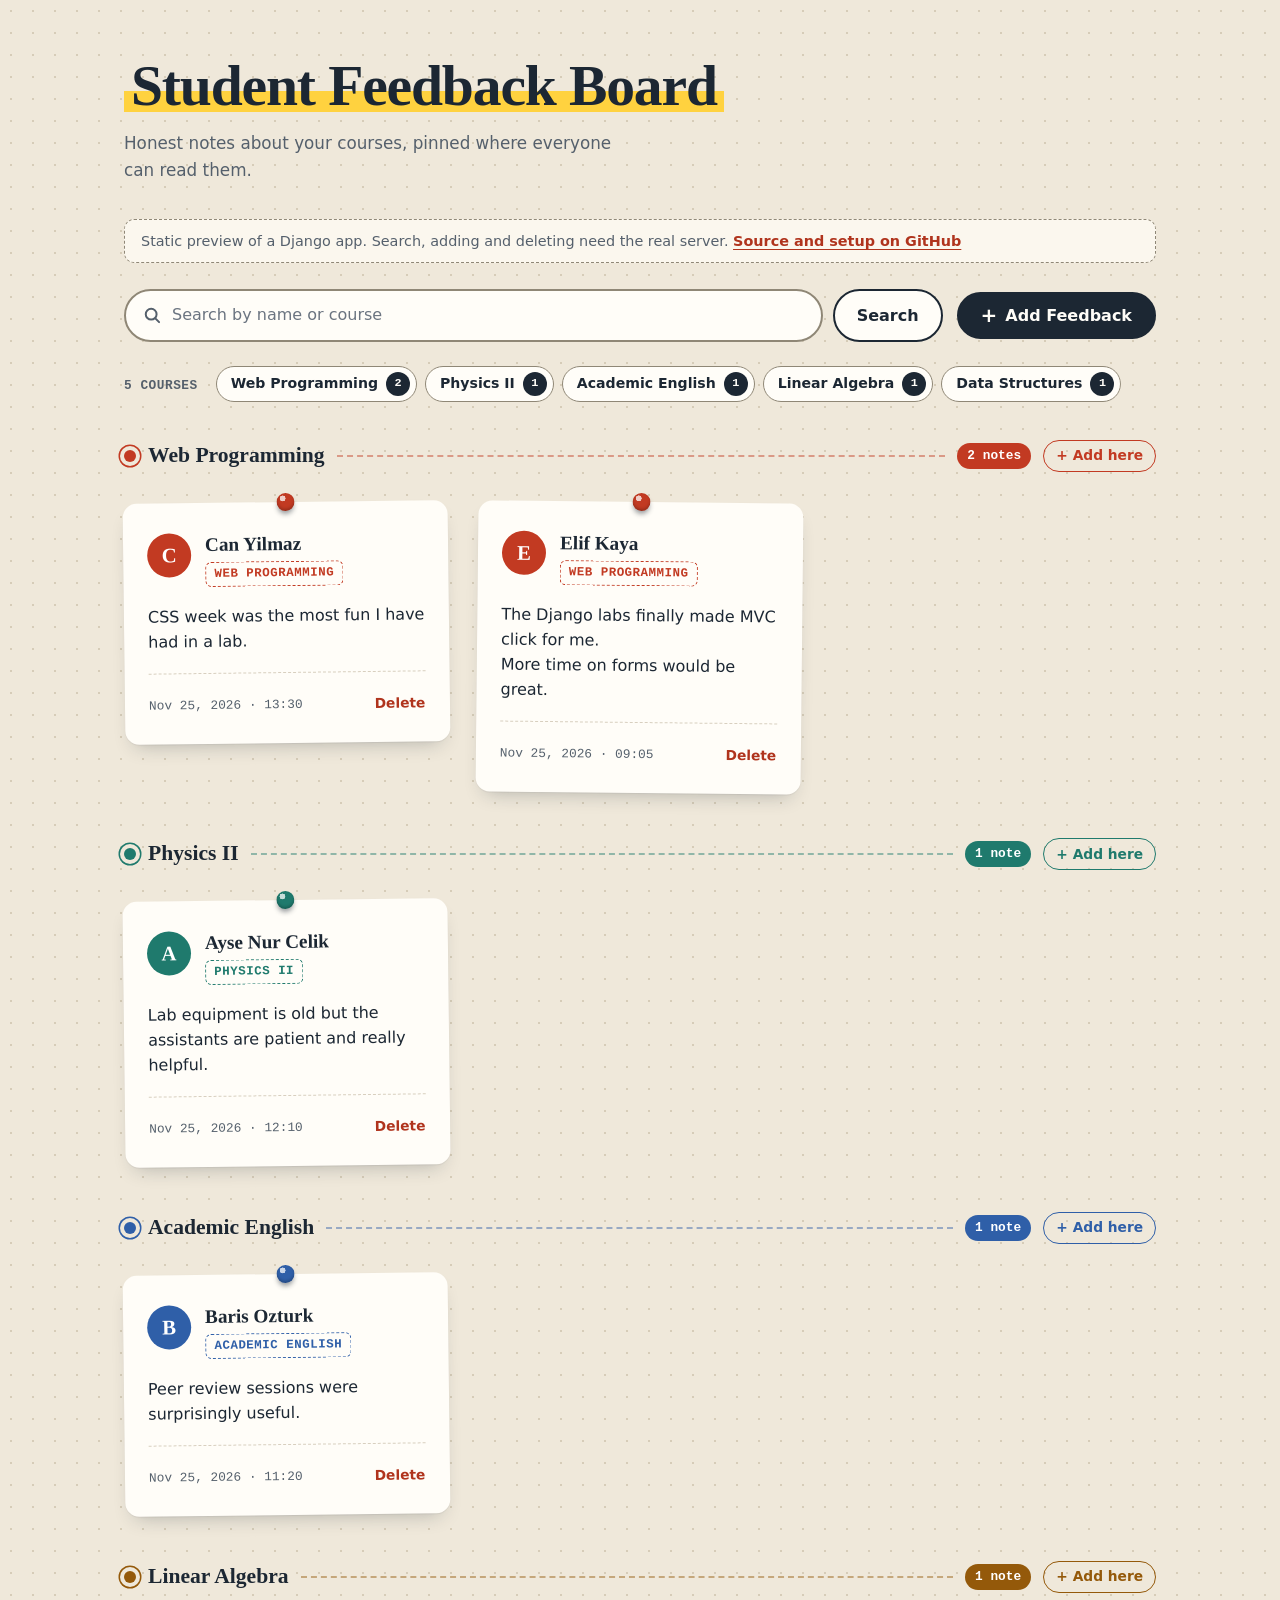
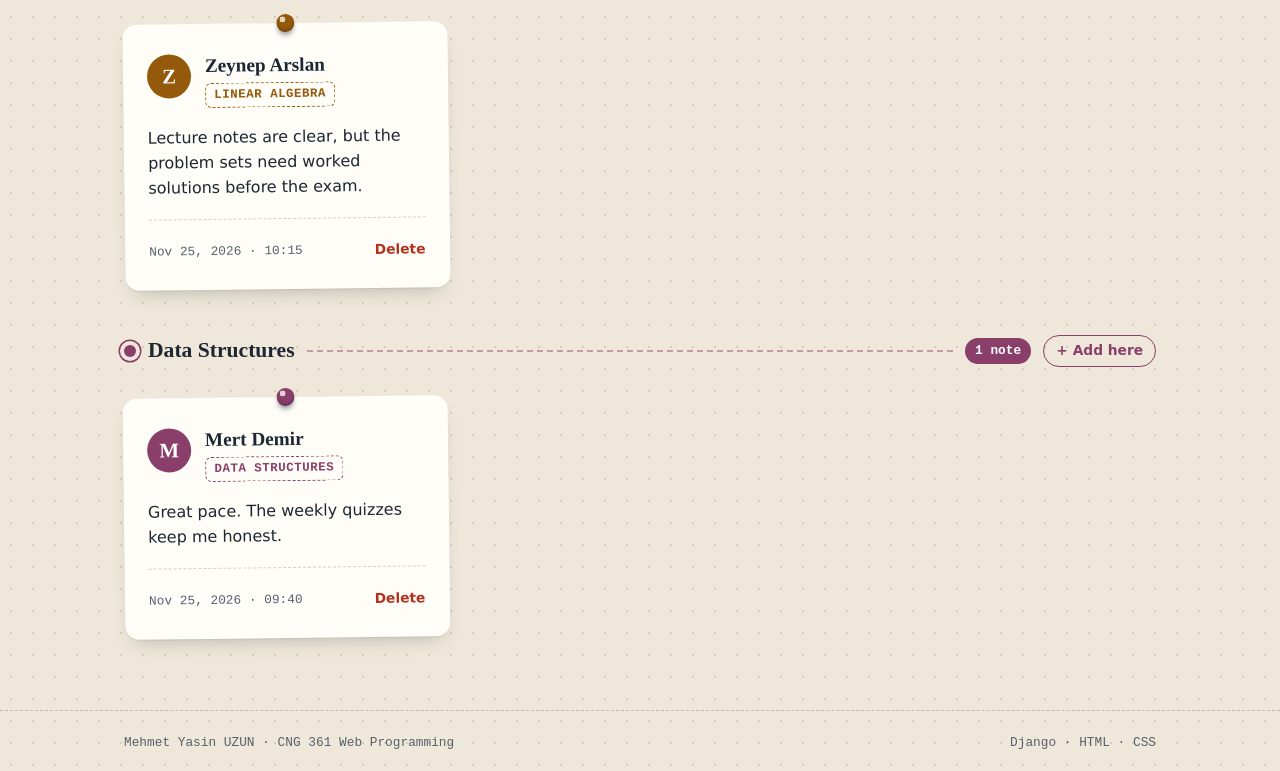
<file: docs/index.html>
<!DOCTYPE html>
<html lang="en">
<head>
    <meta charset="utf-8">
    <meta name="viewport" content="width=device-width, initial-scale=1">
    <meta name="author" content="Mehmet Yasin UZUN">
    <title>Student Feedback Board</title>
    <link rel="icon" type="image/svg+xml" href="img/favicon.svg">
    <link rel="stylesheet" href="css/style.css">
    <link rel="stylesheet" href="css/demo.css">
</head>
<body>
    <a class="skip-link" href="#content">Skip to content</a>

    <header class="site-header">
        <div class="container">
            <a class="brand" href="index.html">
                <h1><span class="mark">Student Feedback Board</span></h1>
            </a>
            <p class="tagline">Honest notes about your courses, pinned where everyone can read them.</p>
        </div>
    </header>

    

    <div class="container" id="demo-note"><p class="demo-note">Static preview of a Django app. Search, adding and deleting need the real server. <a href="https://github.com/mehmetyasinuzun/student-feedback-board">Source and setup on GitHub</a></p></div>

    <main class="container" id="content">
        
<section class="toolbar" aria-label="Board tools">
    <form class="search" method="get" action="search.html" role="search">
        <label class="visually-hidden" for="q">Search by name or course</label>
        <input type="search" id="q" name="q" value="" placeholder="Search by name or course" maxlength="100">
        <button type="submit" class="btn btn-ghost">Search</button>
    </form>
    <a class="btn btn-primary btn-add" href="add.html">Add Feedback</a>
</section>





<nav class="course-index" aria-label="Jump to a course">
    <span class="index-label">5 courses</span>
    <ul class="index-list">
        
        <li><a href="#course-1">Web Programming<span class="index-count">2</span></a></li>
        
        <li><a href="#course-2">Physics II<span class="index-count">1</span></a></li>
        
        <li><a href="#course-3">Academic English<span class="index-count">1</span></a></li>
        
        <li><a href="#course-4">Linear Algebra<span class="index-count">1</span></a></li>
        
        <li><a href="#course-5">Data Structures<span class="index-count">1</span></a></li>
        
    </ul>
</nav>


<div class="board">
    
    <section class="course-group tone-red" id="course-1">
        <header class="group-head">
            <h2 class="group-title">Web Programming</h2>
            <span class="group-count">2 notes</span>
            <a class="group-add" href="add-web-programming.html" aria-label="Add feedback for Web Programming">Add here</a>
        </header>
        <div class="group-cards">
            
            <article class="card">
                <header class="card-head">
                    <span class="avatar" aria-hidden="true">C</span>
                    <div class="card-who">
                        <h3 class="card-name">Can Yilmaz</h3>
                        <span class="card-course">Web Programming</span>
                    </div>
                </header>
                <p class="card-message">CSS week was the most fun I have had in a lab.</p>
                <footer class="card-foot">
                    <time datetime="2026-11-25T13:30:00+03:00">Nov 25, 2026 · 13:30</time>
                    <a class="delete-link" href="#demo-note">Delete</a>
                </footer>
            </article>
            
            <article class="card">
                <header class="card-head">
                    <span class="avatar" aria-hidden="true">E</span>
                    <div class="card-who">
                        <h3 class="card-name">Elif Kaya</h3>
                        <span class="card-course">Web Programming</span>
                    </div>
                </header>
                <p class="card-message">The Django labs finally made MVC click for me.<br>More time on forms would be great.</p>
                <footer class="card-foot">
                    <time datetime="2026-11-25T09:05:00+03:00">Nov 25, 2026 · 09:05</time>
                    <a class="delete-link" href="#demo-note">Delete</a>
                </footer>
            </article>
            
        </div>
    </section>
    
    <section class="course-group tone-teal" id="course-2">
        <header class="group-head">
            <h2 class="group-title">Physics II</h2>
            <span class="group-count">1 note</span>
            <a class="group-add" href="add-physics-ii.html" aria-label="Add feedback for Physics II">Add here</a>
        </header>
        <div class="group-cards">
            
            <article class="card">
                <header class="card-head">
                    <span class="avatar" aria-hidden="true">A</span>
                    <div class="card-who">
                        <h3 class="card-name">Ayse Nur Celik</h3>
                        <span class="card-course">Physics II</span>
                    </div>
                </header>
                <p class="card-message">Lab equipment is old but the assistants are patient and really helpful.</p>
                <footer class="card-foot">
                    <time datetime="2026-11-25T12:10:00+03:00">Nov 25, 2026 · 12:10</time>
                    <a class="delete-link" href="#demo-note">Delete</a>
                </footer>
            </article>
            
        </div>
    </section>
    
    <section class="course-group tone-blue" id="course-3">
        <header class="group-head">
            <h2 class="group-title">Academic English</h2>
            <span class="group-count">1 note</span>
            <a class="group-add" href="add-academic-english.html" aria-label="Add feedback for Academic English">Add here</a>
        </header>
        <div class="group-cards">
            
            <article class="card">
                <header class="card-head">
                    <span class="avatar" aria-hidden="true">B</span>
                    <div class="card-who">
                        <h3 class="card-name">Baris Ozturk</h3>
                        <span class="card-course">Academic English</span>
                    </div>
                </header>
                <p class="card-message">Peer review sessions were surprisingly useful.</p>
                <footer class="card-foot">
                    <time datetime="2026-11-25T11:20:00+03:00">Nov 25, 2026 · 11:20</time>
                    <a class="delete-link" href="#demo-note">Delete</a>
                </footer>
            </article>
            
        </div>
    </section>
    
    <section class="course-group tone-amber" id="course-4">
        <header class="group-head">
            <h2 class="group-title">Linear Algebra</h2>
            <span class="group-count">1 note</span>
            <a class="group-add" href="add-linear-algebra.html" aria-label="Add feedback for Linear Algebra">Add here</a>
        </header>
        <div class="group-cards">
            
            <article class="card">
                <header class="card-head">
                    <span class="avatar" aria-hidden="true">Z</span>
                    <div class="card-who">
                        <h3 class="card-name">Zeynep Arslan</h3>
                        <span class="card-course">Linear Algebra</span>
                    </div>
                </header>
                <p class="card-message">Lecture notes are clear, but the problem sets need worked solutions before the exam.</p>
                <footer class="card-foot">
                    <time datetime="2026-11-25T10:15:00+03:00">Nov 25, 2026 · 10:15</time>
                    <a class="delete-link" href="#demo-note">Delete</a>
                </footer>
            </article>
            
        </div>
    </section>
    
    <section class="course-group tone-plum" id="course-5">
        <header class="group-head">
            <h2 class="group-title">Data Structures</h2>
            <span class="group-count">1 note</span>
            <a class="group-add" href="add-data-structures.html" aria-label="Add feedback for Data Structures">Add here</a>
        </header>
        <div class="group-cards">
            
            <article class="card">
                <header class="card-head">
                    <span class="avatar" aria-hidden="true">M</span>
                    <div class="card-who">
                        <h3 class="card-name">Mert Demir</h3>
                        <span class="card-course">Data Structures</span>
                    </div>
                </header>
                <p class="card-message">Great pace. The weekly quizzes keep me honest.</p>
                <footer class="card-foot">
                    <time datetime="2026-11-25T09:40:00+03:00">Nov 25, 2026 · 09:40</time>
                    <a class="delete-link" href="#demo-note">Delete</a>
                </footer>
            </article>
            
        </div>
    </section>
    
</div>


    </main>

    <footer class="site-footer">
        <div class="container">
            <span>Mehmet Yasin UZUN &middot; CNG 361 Web Programming</span>
            <span>Django &middot; HTML &middot; CSS</span>
        </div>
    </footer>
</body>
</html>
</file>
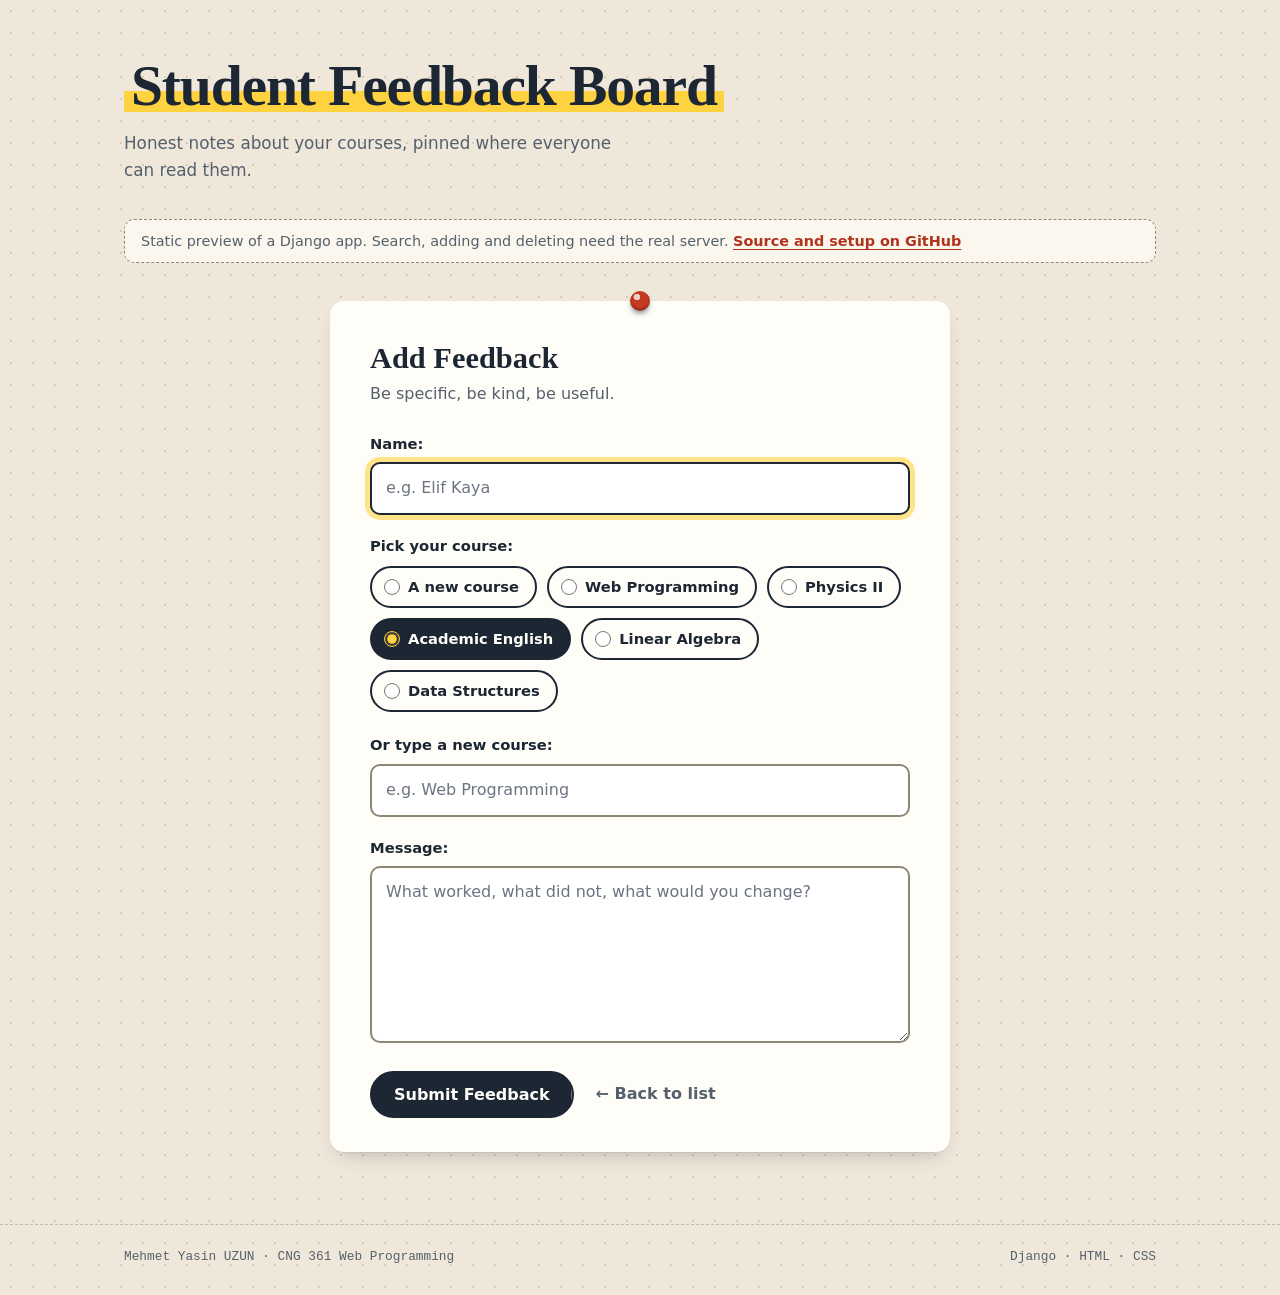
<file: docs/add-academic-english.html>
<!DOCTYPE html>
<html lang="en">
<head>
    <meta charset="utf-8">
    <meta name="viewport" content="width=device-width, initial-scale=1">
    <meta name="author" content="Mehmet Yasin UZUN">
    <title>Add Feedback · Student Feedback Board</title>
    <link rel="icon" type="image/svg+xml" href="img/favicon.svg">
    <link rel="stylesheet" href="css/style.css">
    <link rel="stylesheet" href="css/demo.css">
</head>
<body>
    <a class="skip-link" href="#content">Skip to content</a>

    <header class="site-header">
        <div class="container">
            <a class="brand" href="index.html">
                <h1><span class="mark">Student Feedback Board</span></h1>
            </a>
            <p class="tagline">Honest notes about your courses, pinned where everyone can read them.</p>
        </div>
    </header>

    

    <div class="container" id="demo-note"><p class="demo-note">Static preview of a Django app. Search, adding and deleting need the real server. <a href="https://github.com/mehmetyasinuzun/student-feedback-board">Source and setup on GitHub</a></p></div>

    <main class="container" id="content">
        
<section class="sheet">
    <h2 class="sheet-title">Add Feedback</h2>
    <p class="sheet-lead">Be specific, be kind, be useful.</p>

    <form method="get" action="index.html">
        
        <p>
    <label for="id_name">Name:</label>
    <input type="text" name="name" placeholder="e.g. Elif Kaya" autocomplete="name" autofocus maxlength="100" required id="id_name">
    
    
  </p>

  
  <p>
    <label>Pick your course:</label>
    <div id="id_existing_course"><div>
    <label for="id_existing_course_0"><input type="radio" name="existing_course" value="" id="id_existing_course_0">
 A new course</label>

</div><div>
    <label for="id_existing_course_1"><input type="radio" name="existing_course" value="Web Programming" id="id_existing_course_1">
 Web Programming</label>

</div><div>
    <label for="id_existing_course_2"><input type="radio" name="existing_course" value="Physics II" id="id_existing_course_2">
 Physics II</label>

</div><div>
    <label for="id_existing_course_3"><input type="radio" name="existing_course" value="Academic English" id="id_existing_course_3" checked>
 Academic English</label>

</div><div>
    <label for="id_existing_course_4"><input type="radio" name="existing_course" value="Linear Algebra" id="id_existing_course_4">
 Linear Algebra</label>

</div><div>
    <label for="id_existing_course_5"><input type="radio" name="existing_course" value="Data Structures" id="id_existing_course_5">
 Data Structures</label>

</div>
</div>
    
    
  </p>

  
  <p>
    <label for="id_course">Or type a new course:</label>
    <input type="text" name="course" placeholder="e.g. Web Programming" list="course-options" autocomplete="off" maxlength="100" id="id_course">
    
    
  </p>

  
  <p>
    <label for="id_message">Message:</label>
    <textarea name="message" cols="40" rows="6" placeholder="What worked, what did not, what would you change?" required id="id_message">
</textarea>
    
    
      
    
  </p>
        <datalist id="course-options">
            
            <option value="Academic English"></option>
            
            <option value="Data Structures"></option>
            
            <option value="Linear Algebra"></option>
            
            <option value="Physics II"></option>
            
            <option value="Web Programming"></option>
            
        </datalist>
        <div class="form-actions">
            <button type="submit" class="btn btn-primary">Submit Feedback</button>
            <a class="back-link" href="index.html"><span aria-hidden="true">&larr;</span> Back to list</a>
        </div>
    </form>
</section>

    </main>

    <footer class="site-footer">
        <div class="container">
            <span>Mehmet Yasin UZUN &middot; CNG 361 Web Programming</span>
            <span>Django &middot; HTML &middot; CSS</span>
        </div>
    </footer>
</body>
</html>
</file>
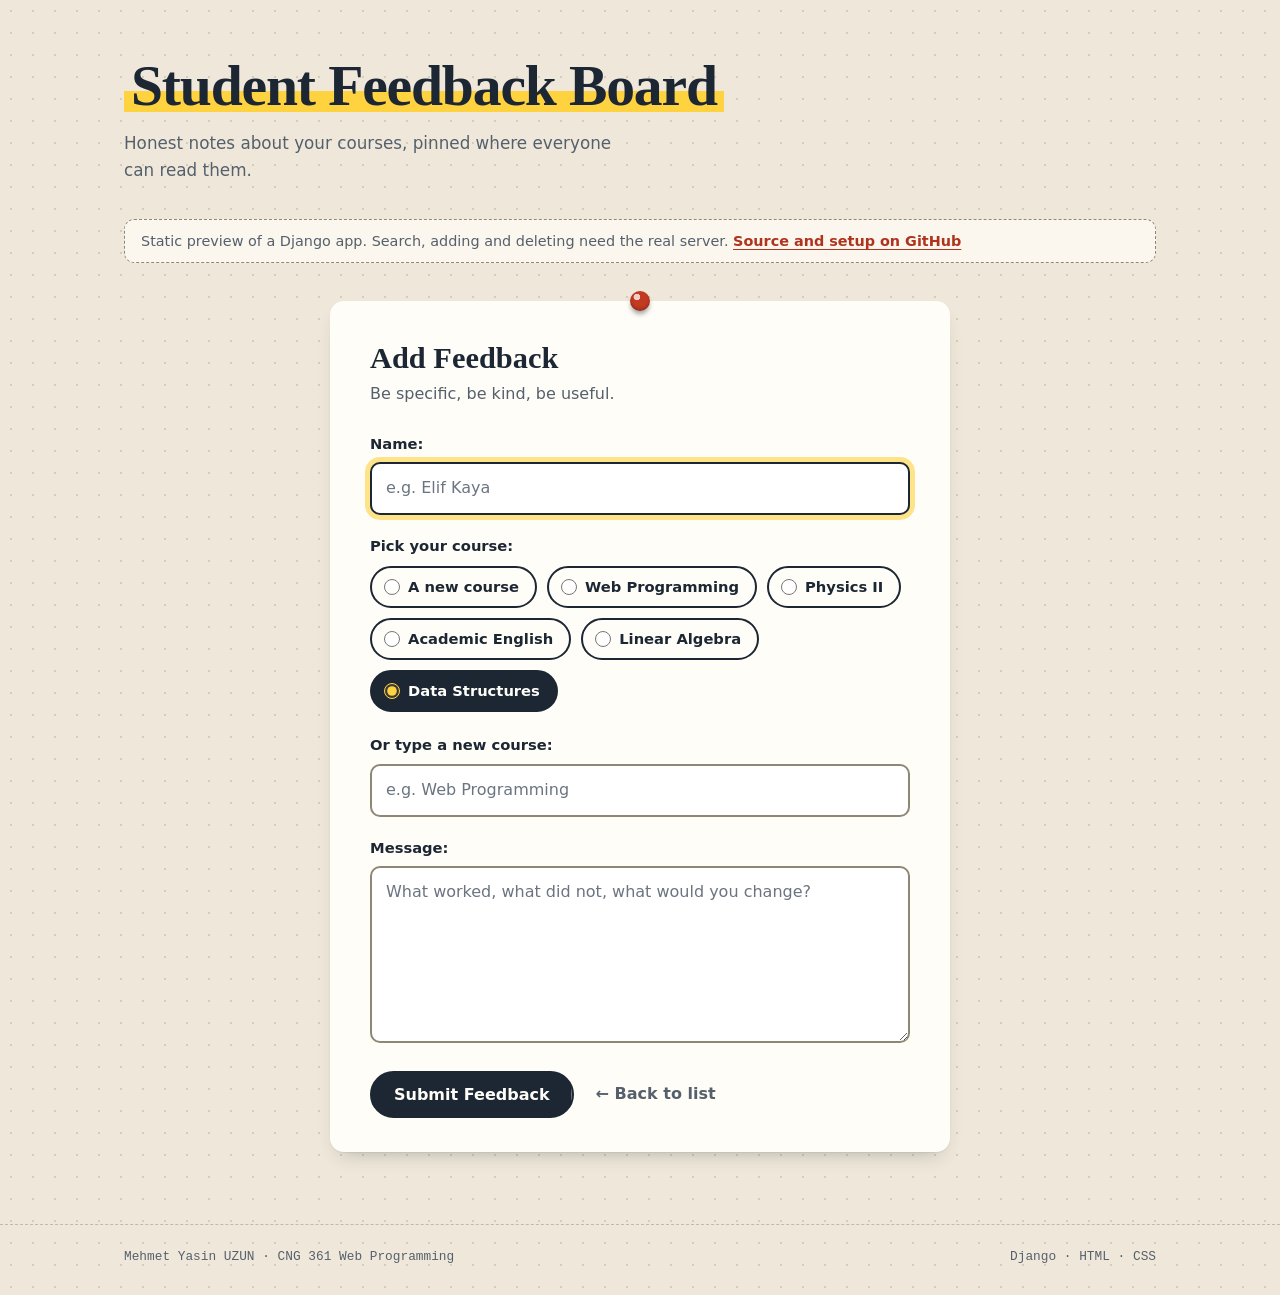
<file: docs/add-data-structures.html>
<!DOCTYPE html>
<html lang="en">
<head>
    <meta charset="utf-8">
    <meta name="viewport" content="width=device-width, initial-scale=1">
    <meta name="author" content="Mehmet Yasin UZUN">
    <title>Add Feedback · Student Feedback Board</title>
    <link rel="icon" type="image/svg+xml" href="img/favicon.svg">
    <link rel="stylesheet" href="css/style.css">
    <link rel="stylesheet" href="css/demo.css">
</head>
<body>
    <a class="skip-link" href="#content">Skip to content</a>

    <header class="site-header">
        <div class="container">
            <a class="brand" href="index.html">
                <h1><span class="mark">Student Feedback Board</span></h1>
            </a>
            <p class="tagline">Honest notes about your courses, pinned where everyone can read them.</p>
        </div>
    </header>

    

    <div class="container" id="demo-note"><p class="demo-note">Static preview of a Django app. Search, adding and deleting need the real server. <a href="https://github.com/mehmetyasinuzun/student-feedback-board">Source and setup on GitHub</a></p></div>

    <main class="container" id="content">
        
<section class="sheet">
    <h2 class="sheet-title">Add Feedback</h2>
    <p class="sheet-lead">Be specific, be kind, be useful.</p>

    <form method="get" action="index.html">
        
        <p>
    <label for="id_name">Name:</label>
    <input type="text" name="name" placeholder="e.g. Elif Kaya" autocomplete="name" autofocus maxlength="100" required id="id_name">
    
    
  </p>

  
  <p>
    <label>Pick your course:</label>
    <div id="id_existing_course"><div>
    <label for="id_existing_course_0"><input type="radio" name="existing_course" value="" id="id_existing_course_0">
 A new course</label>

</div><div>
    <label for="id_existing_course_1"><input type="radio" name="existing_course" value="Web Programming" id="id_existing_course_1">
 Web Programming</label>

</div><div>
    <label for="id_existing_course_2"><input type="radio" name="existing_course" value="Physics II" id="id_existing_course_2">
 Physics II</label>

</div><div>
    <label for="id_existing_course_3"><input type="radio" name="existing_course" value="Academic English" id="id_existing_course_3">
 Academic English</label>

</div><div>
    <label for="id_existing_course_4"><input type="radio" name="existing_course" value="Linear Algebra" id="id_existing_course_4">
 Linear Algebra</label>

</div><div>
    <label for="id_existing_course_5"><input type="radio" name="existing_course" value="Data Structures" id="id_existing_course_5" checked>
 Data Structures</label>

</div>
</div>
    
    
  </p>

  
  <p>
    <label for="id_course">Or type a new course:</label>
    <input type="text" name="course" placeholder="e.g. Web Programming" list="course-options" autocomplete="off" maxlength="100" id="id_course">
    
    
  </p>

  
  <p>
    <label for="id_message">Message:</label>
    <textarea name="message" cols="40" rows="6" placeholder="What worked, what did not, what would you change?" required id="id_message">
</textarea>
    
    
      
    
  </p>
        <datalist id="course-options">
            
            <option value="Academic English"></option>
            
            <option value="Data Structures"></option>
            
            <option value="Linear Algebra"></option>
            
            <option value="Physics II"></option>
            
            <option value="Web Programming"></option>
            
        </datalist>
        <div class="form-actions">
            <button type="submit" class="btn btn-primary">Submit Feedback</button>
            <a class="back-link" href="index.html"><span aria-hidden="true">&larr;</span> Back to list</a>
        </div>
    </form>
</section>

    </main>

    <footer class="site-footer">
        <div class="container">
            <span>Mehmet Yasin UZUN &middot; CNG 361 Web Programming</span>
            <span>Django &middot; HTML &middot; CSS</span>
        </div>
    </footer>
</body>
</html>
</file>
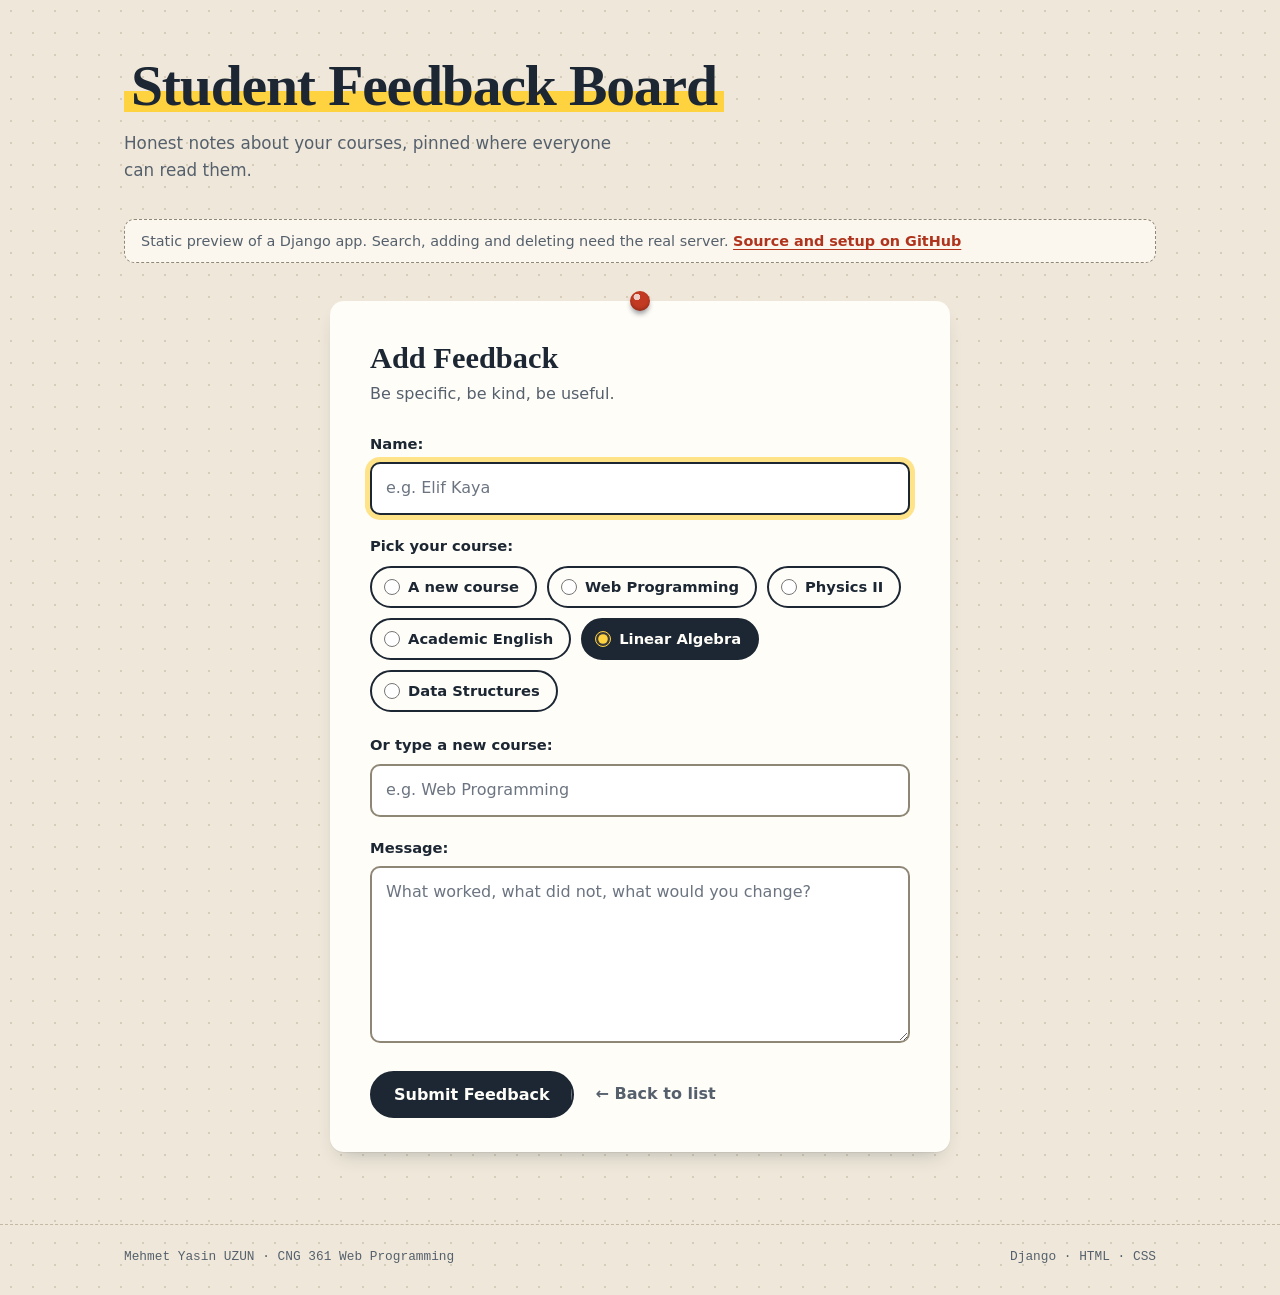
<file: docs/add-linear-algebra.html>
<!DOCTYPE html>
<html lang="en">
<head>
    <meta charset="utf-8">
    <meta name="viewport" content="width=device-width, initial-scale=1">
    <meta name="author" content="Mehmet Yasin UZUN">
    <title>Add Feedback · Student Feedback Board</title>
    <link rel="icon" type="image/svg+xml" href="img/favicon.svg">
    <link rel="stylesheet" href="css/style.css">
    <link rel="stylesheet" href="css/demo.css">
</head>
<body>
    <a class="skip-link" href="#content">Skip to content</a>

    <header class="site-header">
        <div class="container">
            <a class="brand" href="index.html">
                <h1><span class="mark">Student Feedback Board</span></h1>
            </a>
            <p class="tagline">Honest notes about your courses, pinned where everyone can read them.</p>
        </div>
    </header>

    

    <div class="container" id="demo-note"><p class="demo-note">Static preview of a Django app. Search, adding and deleting need the real server. <a href="https://github.com/mehmetyasinuzun/student-feedback-board">Source and setup on GitHub</a></p></div>

    <main class="container" id="content">
        
<section class="sheet">
    <h2 class="sheet-title">Add Feedback</h2>
    <p class="sheet-lead">Be specific, be kind, be useful.</p>

    <form method="get" action="index.html">
        
        <p>
    <label for="id_name">Name:</label>
    <input type="text" name="name" placeholder="e.g. Elif Kaya" autocomplete="name" autofocus maxlength="100" required id="id_name">
    
    
  </p>

  
  <p>
    <label>Pick your course:</label>
    <div id="id_existing_course"><div>
    <label for="id_existing_course_0"><input type="radio" name="existing_course" value="" id="id_existing_course_0">
 A new course</label>

</div><div>
    <label for="id_existing_course_1"><input type="radio" name="existing_course" value="Web Programming" id="id_existing_course_1">
 Web Programming</label>

</div><div>
    <label for="id_existing_course_2"><input type="radio" name="existing_course" value="Physics II" id="id_existing_course_2">
 Physics II</label>

</div><div>
    <label for="id_existing_course_3"><input type="radio" name="existing_course" value="Academic English" id="id_existing_course_3">
 Academic English</label>

</div><div>
    <label for="id_existing_course_4"><input type="radio" name="existing_course" value="Linear Algebra" id="id_existing_course_4" checked>
 Linear Algebra</label>

</div><div>
    <label for="id_existing_course_5"><input type="radio" name="existing_course" value="Data Structures" id="id_existing_course_5">
 Data Structures</label>

</div>
</div>
    
    
  </p>

  
  <p>
    <label for="id_course">Or type a new course:</label>
    <input type="text" name="course" placeholder="e.g. Web Programming" list="course-options" autocomplete="off" maxlength="100" id="id_course">
    
    
  </p>

  
  <p>
    <label for="id_message">Message:</label>
    <textarea name="message" cols="40" rows="6" placeholder="What worked, what did not, what would you change?" required id="id_message">
</textarea>
    
    
      
    
  </p>
        <datalist id="course-options">
            
            <option value="Academic English"></option>
            
            <option value="Data Structures"></option>
            
            <option value="Linear Algebra"></option>
            
            <option value="Physics II"></option>
            
            <option value="Web Programming"></option>
            
        </datalist>
        <div class="form-actions">
            <button type="submit" class="btn btn-primary">Submit Feedback</button>
            <a class="back-link" href="index.html"><span aria-hidden="true">&larr;</span> Back to list</a>
        </div>
    </form>
</section>

    </main>

    <footer class="site-footer">
        <div class="container">
            <span>Mehmet Yasin UZUN &middot; CNG 361 Web Programming</span>
            <span>Django &middot; HTML &middot; CSS</span>
        </div>
    </footer>
</body>
</html>
</file>
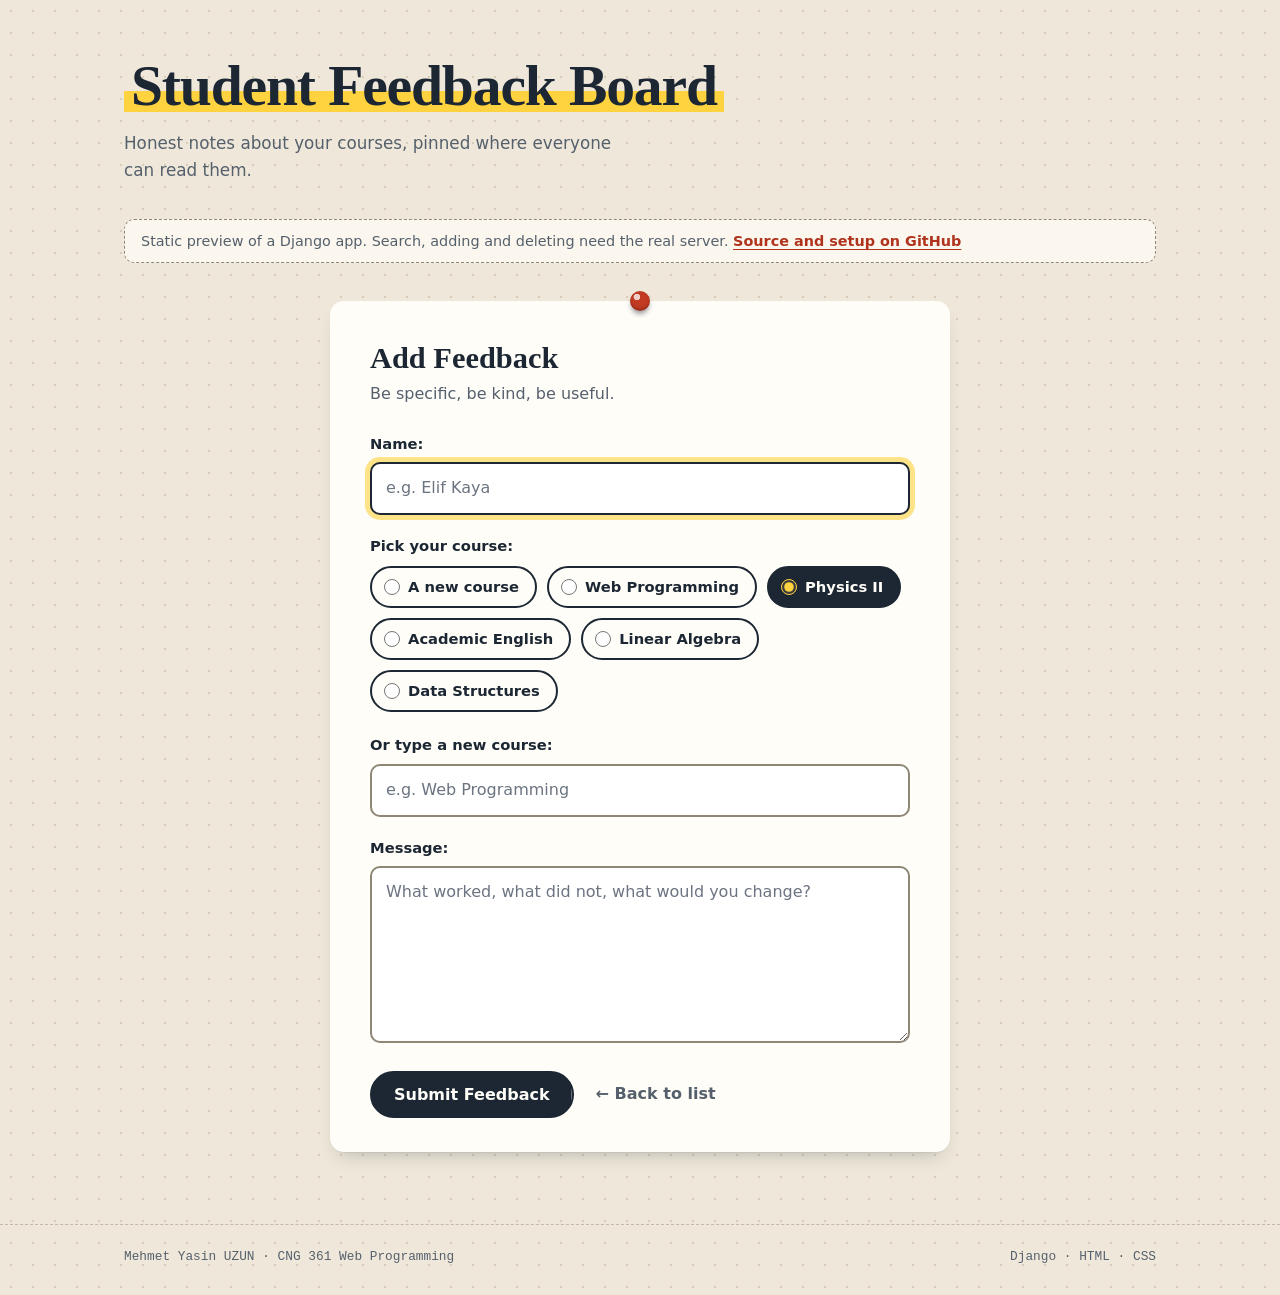
<file: docs/add-physics-ii.html>
<!DOCTYPE html>
<html lang="en">
<head>
    <meta charset="utf-8">
    <meta name="viewport" content="width=device-width, initial-scale=1">
    <meta name="author" content="Mehmet Yasin UZUN">
    <title>Add Feedback · Student Feedback Board</title>
    <link rel="icon" type="image/svg+xml" href="img/favicon.svg">
    <link rel="stylesheet" href="css/style.css">
    <link rel="stylesheet" href="css/demo.css">
</head>
<body>
    <a class="skip-link" href="#content">Skip to content</a>

    <header class="site-header">
        <div class="container">
            <a class="brand" href="index.html">
                <h1><span class="mark">Student Feedback Board</span></h1>
            </a>
            <p class="tagline">Honest notes about your courses, pinned where everyone can read them.</p>
        </div>
    </header>

    

    <div class="container" id="demo-note"><p class="demo-note">Static preview of a Django app. Search, adding and deleting need the real server. <a href="https://github.com/mehmetyasinuzun/student-feedback-board">Source and setup on GitHub</a></p></div>

    <main class="container" id="content">
        
<section class="sheet">
    <h2 class="sheet-title">Add Feedback</h2>
    <p class="sheet-lead">Be specific, be kind, be useful.</p>

    <form method="get" action="index.html">
        
        <p>
    <label for="id_name">Name:</label>
    <input type="text" name="name" placeholder="e.g. Elif Kaya" autocomplete="name" autofocus maxlength="100" required id="id_name">
    
    
  </p>

  
  <p>
    <label>Pick your course:</label>
    <div id="id_existing_course"><div>
    <label for="id_existing_course_0"><input type="radio" name="existing_course" value="" id="id_existing_course_0">
 A new course</label>

</div><div>
    <label for="id_existing_course_1"><input type="radio" name="existing_course" value="Web Programming" id="id_existing_course_1">
 Web Programming</label>

</div><div>
    <label for="id_existing_course_2"><input type="radio" name="existing_course" value="Physics II" id="id_existing_course_2" checked>
 Physics II</label>

</div><div>
    <label for="id_existing_course_3"><input type="radio" name="existing_course" value="Academic English" id="id_existing_course_3">
 Academic English</label>

</div><div>
    <label for="id_existing_course_4"><input type="radio" name="existing_course" value="Linear Algebra" id="id_existing_course_4">
 Linear Algebra</label>

</div><div>
    <label for="id_existing_course_5"><input type="radio" name="existing_course" value="Data Structures" id="id_existing_course_5">
 Data Structures</label>

</div>
</div>
    
    
  </p>

  
  <p>
    <label for="id_course">Or type a new course:</label>
    <input type="text" name="course" placeholder="e.g. Web Programming" list="course-options" autocomplete="off" maxlength="100" id="id_course">
    
    
  </p>

  
  <p>
    <label for="id_message">Message:</label>
    <textarea name="message" cols="40" rows="6" placeholder="What worked, what did not, what would you change?" required id="id_message">
</textarea>
    
    
      
    
  </p>
        <datalist id="course-options">
            
            <option value="Academic English"></option>
            
            <option value="Data Structures"></option>
            
            <option value="Linear Algebra"></option>
            
            <option value="Physics II"></option>
            
            <option value="Web Programming"></option>
            
        </datalist>
        <div class="form-actions">
            <button type="submit" class="btn btn-primary">Submit Feedback</button>
            <a class="back-link" href="index.html"><span aria-hidden="true">&larr;</span> Back to list</a>
        </div>
    </form>
</section>

    </main>

    <footer class="site-footer">
        <div class="container">
            <span>Mehmet Yasin UZUN &middot; CNG 361 Web Programming</span>
            <span>Django &middot; HTML &middot; CSS</span>
        </div>
    </footer>
</body>
</html>
</file>
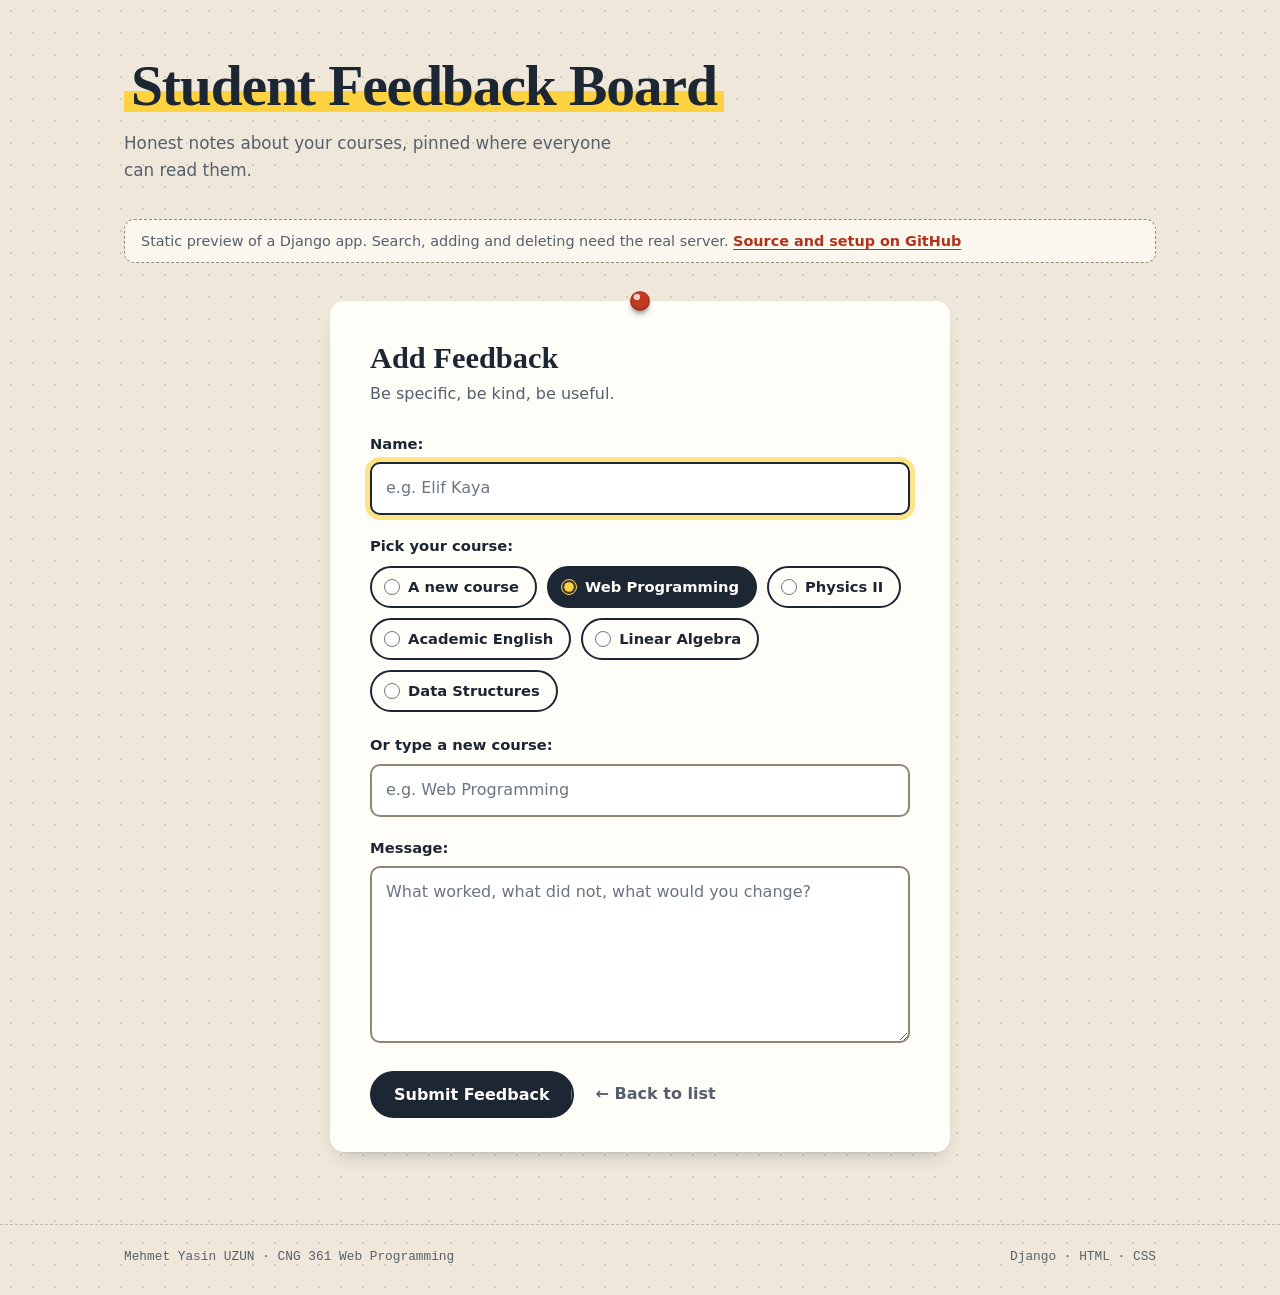
<file: docs/add-web-programming.html>
<!DOCTYPE html>
<html lang="en">
<head>
    <meta charset="utf-8">
    <meta name="viewport" content="width=device-width, initial-scale=1">
    <meta name="author" content="Mehmet Yasin UZUN">
    <title>Add Feedback · Student Feedback Board</title>
    <link rel="icon" type="image/svg+xml" href="img/favicon.svg">
    <link rel="stylesheet" href="css/style.css">
    <link rel="stylesheet" href="css/demo.css">
</head>
<body>
    <a class="skip-link" href="#content">Skip to content</a>

    <header class="site-header">
        <div class="container">
            <a class="brand" href="index.html">
                <h1><span class="mark">Student Feedback Board</span></h1>
            </a>
            <p class="tagline">Honest notes about your courses, pinned where everyone can read them.</p>
        </div>
    </header>

    

    <div class="container" id="demo-note"><p class="demo-note">Static preview of a Django app. Search, adding and deleting need the real server. <a href="https://github.com/mehmetyasinuzun/student-feedback-board">Source and setup on GitHub</a></p></div>

    <main class="container" id="content">
        
<section class="sheet">
    <h2 class="sheet-title">Add Feedback</h2>
    <p class="sheet-lead">Be specific, be kind, be useful.</p>

    <form method="get" action="index.html">
        
        <p>
    <label for="id_name">Name:</label>
    <input type="text" name="name" placeholder="e.g. Elif Kaya" autocomplete="name" autofocus maxlength="100" required id="id_name">
    
    
  </p>

  
  <p>
    <label>Pick your course:</label>
    <div id="id_existing_course"><div>
    <label for="id_existing_course_0"><input type="radio" name="existing_course" value="" id="id_existing_course_0">
 A new course</label>

</div><div>
    <label for="id_existing_course_1"><input type="radio" name="existing_course" value="Web Programming" id="id_existing_course_1" checked>
 Web Programming</label>

</div><div>
    <label for="id_existing_course_2"><input type="radio" name="existing_course" value="Physics II" id="id_existing_course_2">
 Physics II</label>

</div><div>
    <label for="id_existing_course_3"><input type="radio" name="existing_course" value="Academic English" id="id_existing_course_3">
 Academic English</label>

</div><div>
    <label for="id_existing_course_4"><input type="radio" name="existing_course" value="Linear Algebra" id="id_existing_course_4">
 Linear Algebra</label>

</div><div>
    <label for="id_existing_course_5"><input type="radio" name="existing_course" value="Data Structures" id="id_existing_course_5">
 Data Structures</label>

</div>
</div>
    
    
  </p>

  
  <p>
    <label for="id_course">Or type a new course:</label>
    <input type="text" name="course" placeholder="e.g. Web Programming" list="course-options" autocomplete="off" maxlength="100" id="id_course">
    
    
  </p>

  
  <p>
    <label for="id_message">Message:</label>
    <textarea name="message" cols="40" rows="6" placeholder="What worked, what did not, what would you change?" required id="id_message">
</textarea>
    
    
      
    
  </p>
        <datalist id="course-options">
            
            <option value="Academic English"></option>
            
            <option value="Data Structures"></option>
            
            <option value="Linear Algebra"></option>
            
            <option value="Physics II"></option>
            
            <option value="Web Programming"></option>
            
        </datalist>
        <div class="form-actions">
            <button type="submit" class="btn btn-primary">Submit Feedback</button>
            <a class="back-link" href="index.html"><span aria-hidden="true">&larr;</span> Back to list</a>
        </div>
    </form>
</section>

    </main>

    <footer class="site-footer">
        <div class="container">
            <span>Mehmet Yasin UZUN &middot; CNG 361 Web Programming</span>
            <span>Django &middot; HTML &middot; CSS</span>
        </div>
    </footer>
</body>
</html>
</file>
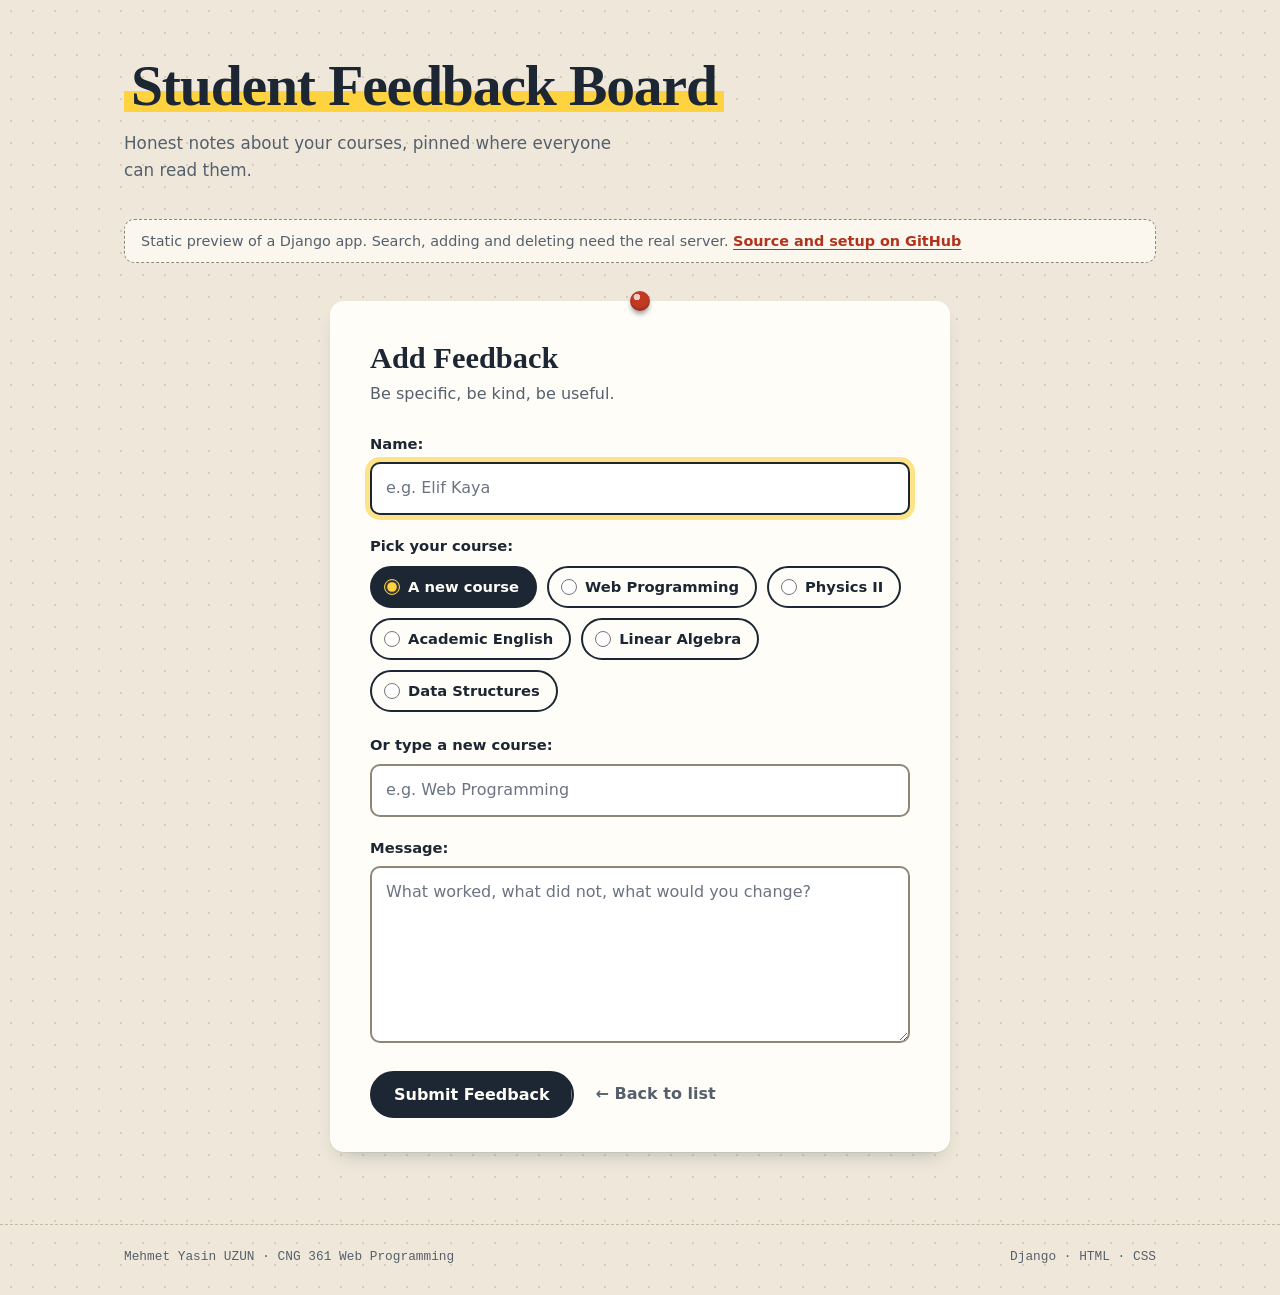
<file: docs/add.html>
<!DOCTYPE html>
<html lang="en">
<head>
    <meta charset="utf-8">
    <meta name="viewport" content="width=device-width, initial-scale=1">
    <meta name="author" content="Mehmet Yasin UZUN">
    <title>Add Feedback · Student Feedback Board</title>
    <link rel="icon" type="image/svg+xml" href="img/favicon.svg">
    <link rel="stylesheet" href="css/style.css">
    <link rel="stylesheet" href="css/demo.css">
</head>
<body>
    <a class="skip-link" href="#content">Skip to content</a>

    <header class="site-header">
        <div class="container">
            <a class="brand" href="index.html">
                <h1><span class="mark">Student Feedback Board</span></h1>
            </a>
            <p class="tagline">Honest notes about your courses, pinned where everyone can read them.</p>
        </div>
    </header>

    

    <div class="container" id="demo-note"><p class="demo-note">Static preview of a Django app. Search, adding and deleting need the real server. <a href="https://github.com/mehmetyasinuzun/student-feedback-board">Source and setup on GitHub</a></p></div>

    <main class="container" id="content">
        
<section class="sheet">
    <h2 class="sheet-title">Add Feedback</h2>
    <p class="sheet-lead">Be specific, be kind, be useful.</p>

    <form method="get" action="index.html">
        
        <p>
    <label for="id_name">Name:</label>
    <input type="text" name="name" placeholder="e.g. Elif Kaya" autocomplete="name" autofocus maxlength="100" required id="id_name">
    
    
  </p>

  
  <p>
    <label>Pick your course:</label>
    <div id="id_existing_course"><div>
    <label for="id_existing_course_0"><input type="radio" name="existing_course" value="" id="id_existing_course_0" checked>
 A new course</label>

</div><div>
    <label for="id_existing_course_1"><input type="radio" name="existing_course" value="Web Programming" id="id_existing_course_1">
 Web Programming</label>

</div><div>
    <label for="id_existing_course_2"><input type="radio" name="existing_course" value="Physics II" id="id_existing_course_2">
 Physics II</label>

</div><div>
    <label for="id_existing_course_3"><input type="radio" name="existing_course" value="Academic English" id="id_existing_course_3">
 Academic English</label>

</div><div>
    <label for="id_existing_course_4"><input type="radio" name="existing_course" value="Linear Algebra" id="id_existing_course_4">
 Linear Algebra</label>

</div><div>
    <label for="id_existing_course_5"><input type="radio" name="existing_course" value="Data Structures" id="id_existing_course_5">
 Data Structures</label>

</div>
</div>
    
    
  </p>

  
  <p>
    <label for="id_course">Or type a new course:</label>
    <input type="text" name="course" placeholder="e.g. Web Programming" list="course-options" autocomplete="off" maxlength="100" id="id_course">
    
    
  </p>

  
  <p>
    <label for="id_message">Message:</label>
    <textarea name="message" cols="40" rows="6" placeholder="What worked, what did not, what would you change?" required id="id_message">
</textarea>
    
    
      
    
  </p>
        <datalist id="course-options">
            
            <option value="Academic English"></option>
            
            <option value="Data Structures"></option>
            
            <option value="Linear Algebra"></option>
            
            <option value="Physics II"></option>
            
            <option value="Web Programming"></option>
            
        </datalist>
        <div class="form-actions">
            <button type="submit" class="btn btn-primary">Submit Feedback</button>
            <a class="back-link" href="index.html"><span aria-hidden="true">&larr;</span> Back to list</a>
        </div>
    </form>
</section>

    </main>

    <footer class="site-footer">
        <div class="container">
            <span>Mehmet Yasin UZUN &middot; CNG 361 Web Programming</span>
            <span>Django &middot; HTML &middot; CSS</span>
        </div>
    </footer>
</body>
</html>
</file>
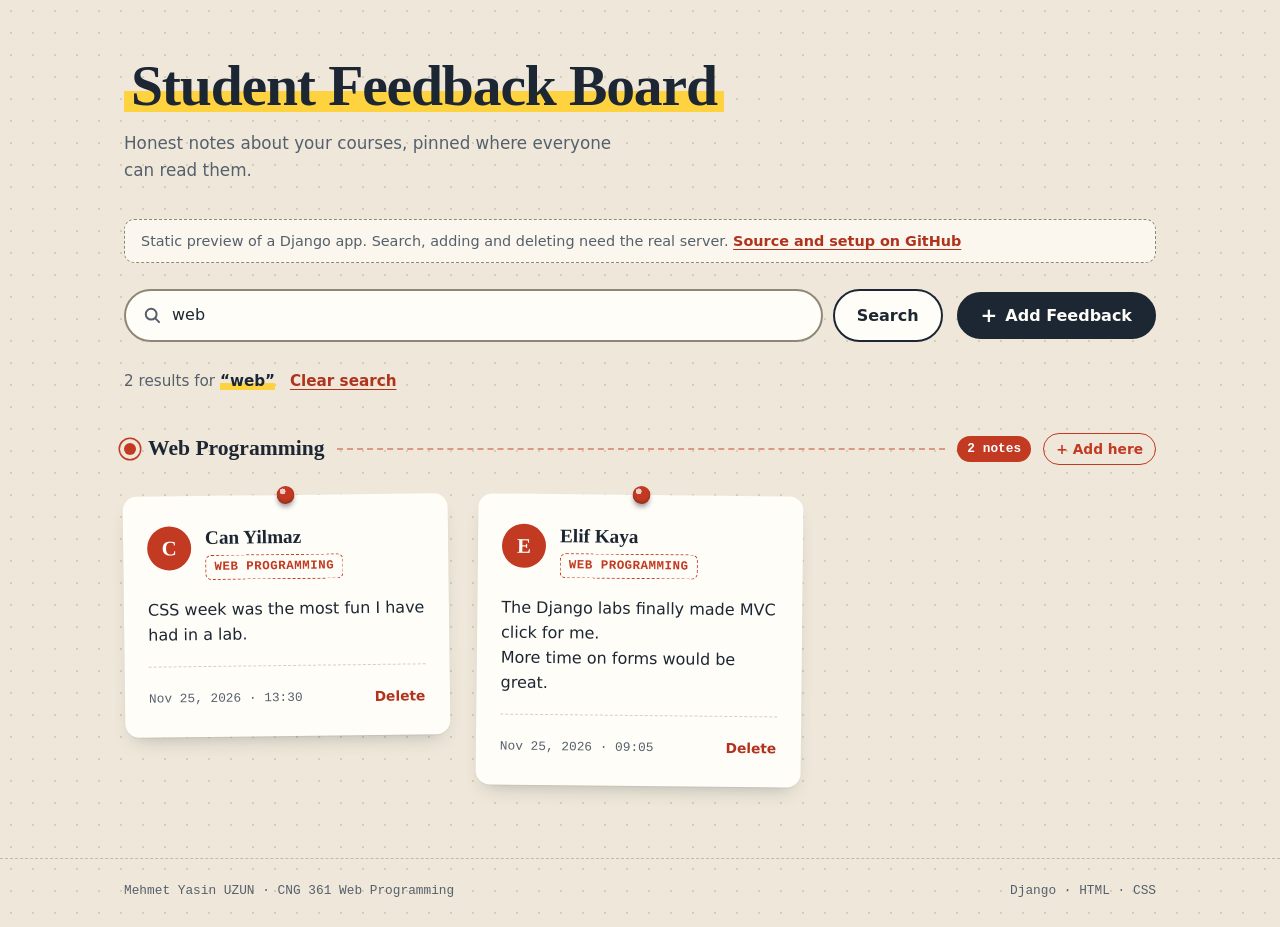
<file: docs/search.html>
<!DOCTYPE html>
<html lang="en">
<head>
    <meta charset="utf-8">
    <meta name="viewport" content="width=device-width, initial-scale=1">
    <meta name="author" content="Mehmet Yasin UZUN">
    <title>Student Feedback Board</title>
    <link rel="icon" type="image/svg+xml" href="img/favicon.svg">
    <link rel="stylesheet" href="css/style.css">
    <link rel="stylesheet" href="css/demo.css">
</head>
<body>
    <a class="skip-link" href="#content">Skip to content</a>

    <header class="site-header">
        <div class="container">
            <a class="brand" href="index.html">
                <h1><span class="mark">Student Feedback Board</span></h1>
            </a>
            <p class="tagline">Honest notes about your courses, pinned where everyone can read them.</p>
        </div>
    </header>

    

    <div class="container" id="demo-note"><p class="demo-note">Static preview of a Django app. Search, adding and deleting need the real server. <a href="https://github.com/mehmetyasinuzun/student-feedback-board">Source and setup on GitHub</a></p></div>

    <main class="container" id="content">
        
<section class="toolbar" aria-label="Board tools">
    <form class="search" method="get" action="search.html" role="search">
        <label class="visually-hidden" for="q">Search by name or course</label>
        <input type="search" id="q" name="q" value="web" placeholder="Search by name or course" maxlength="100">
        <button type="submit" class="btn btn-ghost">Search</button>
    </form>
    <a class="btn btn-primary btn-add" href="add.html">Add Feedback</a>
</section>


<p class="result-note">
    2 results for <q>web</q>
    <a href="index.html">Clear search</a>
</p>





<div class="board">
    
    <section class="course-group tone-red" id="course-1">
        <header class="group-head">
            <h2 class="group-title">Web Programming</h2>
            <span class="group-count">2 notes</span>
            <a class="group-add" href="add-web-programming.html" aria-label="Add feedback for Web Programming">Add here</a>
        </header>
        <div class="group-cards">
            
            <article class="card">
                <header class="card-head">
                    <span class="avatar" aria-hidden="true">C</span>
                    <div class="card-who">
                        <h3 class="card-name">Can Yilmaz</h3>
                        <span class="card-course">Web Programming</span>
                    </div>
                </header>
                <p class="card-message">CSS week was the most fun I have had in a lab.</p>
                <footer class="card-foot">
                    <time datetime="2026-11-25T13:30:00+03:00">Nov 25, 2026 · 13:30</time>
                    <a class="delete-link" href="#demo-note">Delete</a>
                </footer>
            </article>
            
            <article class="card">
                <header class="card-head">
                    <span class="avatar" aria-hidden="true">E</span>
                    <div class="card-who">
                        <h3 class="card-name">Elif Kaya</h3>
                        <span class="card-course">Web Programming</span>
                    </div>
                </header>
                <p class="card-message">The Django labs finally made MVC click for me.<br>More time on forms would be great.</p>
                <footer class="card-foot">
                    <time datetime="2026-11-25T09:05:00+03:00">Nov 25, 2026 · 09:05</time>
                    <a class="delete-link" href="#demo-note">Delete</a>
                </footer>
            </article>
            
        </div>
    </section>
    
</div>


    </main>

    <footer class="site-footer">
        <div class="container">
            <span>Mehmet Yasin UZUN &middot; CNG 361 Web Programming</span>
            <span>Django &middot; HTML &middot; CSS</span>
        </div>
    </footer>
</body>
</html>
</file>
<file: docs/css/style.css>
:root {
    color-scheme: light;
    --field: #8f8776;
    --paper: #efe8da;
    --paper-dot: #d6ccb8;
    --card: #fffdf8;
    --ink: #1c2733;
    --ink-soft: #55606c;
    --line: #d8cfbf;
    --red: #c23a22;
    --red-deep: #b0341d;
    --yellow: #ffd23f;
    --teal: #1f7a6d;
    --blue: #2f5fa8;
    --plum: #8a3f6b;
    --amber: #94590a;
    --radius: 14px;
    --shadow: 0 1px 1px rgba(28, 39, 51, .06), 0 10px 20px -10px rgba(28, 39, 51, .3);
    --shadow-lift: 0 2px 2px rgba(28, 39, 51, .06), 0 26px 36px -16px rgba(28, 39, 51, .42);
    --ease: cubic-bezier(.2, .8, .2, 1);
    --serif: "Iowan Old Style", "Palatino Linotype", Palatino, Georgia, serif;
    --sans: "Segoe UI", system-ui, -apple-system, Roboto, "Helvetica Neue", Arial, sans-serif;
    --mono: "Cascadia Mono", Consolas, "SF Mono", Menlo, monospace;
}

*,
*::before,
*::after {
    box-sizing: border-box;
}

html {
    scroll-behavior: smooth;
}

body {
    margin: 0;
    min-height: 100vh;
    min-height: 100dvh;
    display: flex;
    flex-direction: column;
    background-color: var(--paper);
    background-image: radial-gradient(var(--paper-dot) 1.1px, transparent 1.5px);
    background-size: 22px 22px;
    color: var(--ink);
    font-family: var(--sans);
    font-size: 16px;
    line-height: 1.55;
    -webkit-font-smoothing: antialiased;
}

::selection {
    background: var(--yellow);
    color: var(--ink);
}

a {
    color: inherit;
}

:focus-visible {
    outline: 3px solid var(--blue);
    outline-offset: 3px;
}

.container {
    width: 100%;
    max-width: 1080px;
    margin: 0 auto;
    padding: 0 24px;
}

main.container {
    flex: 1;
    padding-bottom: 72px;
}

.visually-hidden {
    position: absolute;
    width: 1px;
    height: 1px;
    margin: -1px;
    padding: 0;
    border: 0;
    overflow: hidden;
    clip-path: inset(50%);
    white-space: nowrap;
}

.skip-link {
    position: absolute;
    left: 16px;
    top: -60px;
    z-index: 20;
    padding: 10px 16px;
    background: var(--ink);
    color: var(--paper);
    border-radius: 0 0 10px 10px;
    transition: top .2s var(--ease);
}

.skip-link:focus {
    top: 0;
}

.site-header {
    padding: 56px 0 36px;
}

.brand {
    display: inline-block;
    text-decoration: none;
}

.site-header h1 {
    margin: 0;
    font-family: var(--serif);
    font-size: clamp(2.1rem, 6vw, 3.6rem);
    font-weight: 700;
    line-height: 1.05;
    letter-spacing: -.02em;
}

.mark {
    padding: 0 .12em;
    -webkit-box-decoration-break: clone;
    box-decoration-break: clone;
    background-image: linear-gradient(transparent 58%, var(--yellow) 58%, var(--yellow) 92%, transparent 92%);
    background-repeat: no-repeat;
    background-size: 100% 100%;
    animation: highlight .9s .35s var(--ease) backwards;
}

.tagline {
    margin: 14px 0 0;
    max-width: 46ch;
    color: var(--ink-soft);
    font-size: 1.05rem;
}

.toolbar {
    display: flex;
    gap: 14px;
    align-items: center;
    margin-bottom: 18px;
    animation: rise .7s .2s var(--ease) backwards;
}

.search {
    flex: 1;
    display: flex;
    flex-wrap: wrap;
    gap: 10px;
}

.search input {
    flex: 1 1 180px;
    min-width: 0;
    padding: 12px 18px 12px 46px;
    border: 2px solid var(--field);
    border-radius: 999px;
    background-color: var(--card);
    background-image: url("data:image/svg+xml,%3Csvg xmlns='http://www.w3.org/2000/svg' viewBox='0 0 24 24' fill='none' stroke='%2355606c' stroke-width='2.4' stroke-linecap='round'%3E%3Ccircle cx='11' cy='11' r='6.5'/%3E%3Cpath d='M16 16l4.5 4.5'/%3E%3C/svg%3E");
    background-repeat: no-repeat;
    background-position: 16px center;
    background-size: 20px;
    color: var(--ink);
    font: inherit;
    transition: border-color .2s, box-shadow .25s var(--ease);
}

.search input::placeholder,
.sheet input::placeholder,
.sheet textarea::placeholder {
    color: #6b7480;
}

.search input:hover {
    border-color: var(--ink-soft);
}

.search input:focus {
    outline: 2px solid transparent;
    outline-offset: 2px;
    border-color: var(--ink);
    box-shadow: 0 0 0 5px rgba(255, 210, 63, .6);
}

.btn {
    display: inline-flex;
    align-items: center;
    justify-content: center;
    gap: 8px;
    padding: 12px 22px;
    border: 2px solid var(--ink);
    border-radius: 999px;
    background-repeat: no-repeat;
    background-size: 210% 100%;
    background-position: 100% 0;
    font: inherit;
    font-weight: 600;
    line-height: 1.2;
    white-space: nowrap;
    text-decoration: none;
    cursor: pointer;
    transition: background-position .4s var(--ease), color .25s, border-color .25s, transform .25s var(--ease), box-shadow .25s var(--ease);
}

.btn:hover {
    background-position: 0 0;
    transform: translateY(-2px);
    box-shadow: 0 10px 18px -10px rgba(28, 39, 51, .55);
}

.btn:active {
    transform: translateY(0) scale(.97);
    box-shadow: none;
}

.btn-primary {
    background-image: linear-gradient(90deg, var(--red-deep) 50%, var(--ink) 50%);
    color: var(--card);
}

.btn-primary:hover {
    border-color: var(--red-deep);
}

.btn-ghost {
    background-image: linear-gradient(90deg, var(--ink) 50%, var(--card) 50%);
    color: var(--ink);
}

.btn-ghost:hover {
    color: var(--card);
}

.btn-add::before {
    content: "+";
    display: inline-block;
    font-size: 1.25em;
    line-height: .8;
    transition: transform .4s var(--ease);
}

.btn-add:hover::before {
    transform: rotate(180deg) scale(1.15);
}

.result-note {
    margin: 0 0 8px;
    color: var(--ink-soft);
    font-size: .95rem;
    overflow-wrap: anywhere;
    animation: rise .5s var(--ease) backwards;
}

.result-note q {
    color: var(--ink);
    font-weight: 600;
    background: linear-gradient(transparent 60%, var(--yellow) 60%);
}

.result-note a {
    display: inline-block;
    margin-left: 10px;
    padding-block: 10px;
    color: var(--red-deep);
    font-weight: 600;
    text-underline-offset: 3px;
}

.result-note a:hover {
    text-decoration-thickness: 2px;
}

.course-index {
    display: flex;
    align-items: center;
    gap: 14px;
    margin-bottom: 6px;
    animation: rise .6s .25s var(--ease) backwards;
}

.index-label {
    flex: none;
    color: var(--ink-soft);
    font-family: var(--mono);
    font-size: .8rem;
    font-weight: 600;
    letter-spacing: .04em;
    text-transform: uppercase;
}

.index-list {
    flex: 1;
    min-width: 0;
    display: flex;
    gap: 8px;
    margin: 0;
    padding: 6px 28px 10px 4px;
    list-style: none;
    overflow-x: auto;
    overscroll-behavior-x: contain;
    scroll-snap-type: x proximity;
    scrollbar-width: thin;
    scrollbar-color: var(--field) transparent;
    -webkit-mask-image: linear-gradient(90deg, #000 calc(100% - 40px), transparent);
    mask-image: linear-gradient(90deg, #000 calc(100% - 40px), transparent);
}

.index-list li {
    flex: none;
    scroll-snap-align: start;
}

.index-list a {
    display: inline-flex;
    align-items: center;
    gap: 8px;
    min-height: 36px;
    padding: 4px 6px 4px 14px;
    border: 1.5px solid var(--field);
    border-radius: 999px;
    background-color: var(--card);
    color: var(--ink);
    font-size: .88rem;
    font-weight: 600;
    white-space: nowrap;
    text-decoration: none;
    transition: border-color .2s, background-color .25s, transform .25s var(--ease);
}

.index-list a:hover {
    border-color: var(--ink);
    background-color: var(--yellow);
    transform: translateY(-2px);
}

.index-count {
    display: inline-grid;
    place-items: center;
    min-width: 24px;
    height: 24px;
    padding: 0 6px;
    border-radius: 999px;
    background-color: var(--ink);
    color: var(--card);
    font-family: var(--mono);
    font-size: .74rem;
}

.board {
    display: grid;
    gap: 46px;
    padding-top: 22px;
}

.course-group {
    --accent: var(--red);
    min-width: 0;
    scroll-margin-top: 24px;
    animation: rise .6s .2s var(--ease) backwards;
}

.tone-teal { --accent: var(--teal); }
.tone-blue { --accent: var(--blue); }
.tone-amber { --accent: var(--amber); }
.tone-plum { --accent: var(--plum); }

.group-head {
    display: flex;
    align-items: center;
    gap: 12px;
}

.group-head::before {
    content: "";
    flex: none;
    width: 12px;
    height: 12px;
    border-radius: 50%;
    background-color: var(--accent);
    box-shadow: 0 0 0 4px var(--paper), 0 0 0 5.5px var(--accent);
}

.group-head::after {
    content: "";
    flex: 1;
    min-width: 20px;
    border-top: 2px dashed var(--accent);
    opacity: .45;
    order: 2;
}

.group-title {
    margin: 0;
    min-width: 0;
    font-family: var(--serif);
    font-size: 1.35rem;
    line-height: 1.2;
    overflow-wrap: break-word;
}

.course-group:target .group-title {
    background-image: linear-gradient(transparent 58%, var(--yellow) 58%, var(--yellow) 92%, transparent 92%);
    background-repeat: no-repeat;
    animation: highlight .8s .15s var(--ease) backwards;
}

.group-count {
    flex: none;
    order: 3;
    padding: 3px 10px;
    border-radius: 999px;
    background-color: var(--accent);
    color: #fff;
    font-family: var(--mono);
    font-size: .8rem;
    font-weight: 600;
}

.group-add {
    flex: none;
    order: 4;
    display: inline-flex;
    align-items: center;
    gap: 5px;
    min-height: 32px;
    padding: 3px 12px;
    border: 1.5px solid var(--accent);
    border-radius: 999px;
    color: var(--accent);
    font-size: .86rem;
    font-weight: 600;
    text-decoration: none;
    transition: background-color .25s, color .25s, transform .25s var(--ease);
}

.group-add::before {
    content: "+";
    display: inline-block;
    transition: transform .4s var(--ease);
}

.group-add:hover {
    background-color: var(--accent);
    color: #fff;
    transform: translateY(-1px);
}

.group-add:hover::before {
    transform: rotate(180deg);
}

.group-cards {
    display: grid;
    grid-template-columns: repeat(auto-fill, minmax(290px, 1fr));
    gap: 34px 28px;
    align-items: start;
    padding-top: 30px;
}

.card {
    --tilt: -.7deg;
    position: relative;
    padding: 30px 24px 16px;
    background-color: var(--card);
    border-radius: var(--radius);
    box-shadow: var(--shadow);
    rotate: var(--tilt);
    transition: rotate .4s var(--ease), translate .4s var(--ease), box-shadow .4s var(--ease);
    animation: pin-in .65s var(--ease) backwards;
}

.card::before {
    content: "";
    position: absolute;
    top: -9px;
    left: 50%;
    width: 18px;
    height: 18px;
    margin-left: -9px;
    border-radius: 50%;
    background: radial-gradient(circle at 34% 30%, rgba(255, 255, 255, .75) 0 16%, transparent 18%), var(--accent);
    box-shadow: 0 4px 5px -1px rgba(28, 39, 51, .45), inset 0 -2px 3px rgba(0, 0, 0, .22);
    transition: transform .4s var(--ease);
}

.card::after {
    content: "";
    position: absolute;
    left: 0;
    right: 0;
    top: 100%;
    height: 9px;
}

.card:focus-within {
    rotate: 0deg;
    translate: 0 -7px;
    box-shadow: var(--shadow-lift);
}

@media (hover: hover) {
    .card:hover {
        rotate: 0deg;
        translate: 0 -7px;
        box-shadow: var(--shadow-lift);
    }
}

.card:hover::before,
.card:focus-within::before {
    transform: scale(1.18);
}

.card:nth-child(4n+2) { --tilt: .6deg; }
.card:nth-child(4n+3) { --tilt: -.3deg; }
.card:nth-child(4n+4) { --tilt: .9deg; }

.card:nth-child(1) { animation-delay: .25s; }
.card:nth-child(2) { animation-delay: .32s; }
.card:nth-child(3) { animation-delay: .39s; }
.card:nth-child(4) { animation-delay: .46s; }
.card:nth-child(5) { animation-delay: .53s; }
.card:nth-child(6) { animation-delay: .6s; }
.card:nth-child(7) { animation-delay: .67s; }
.card:nth-child(8) { animation-delay: .74s; }
.card:nth-child(9) { animation-delay: .81s; }
.card:nth-child(n+10) { animation-delay: .88s; }

.card-head {
    display: flex;
    gap: 14px;
    align-items: flex-start;
}

.avatar {
    flex: none;
    display: grid;
    place-items: center;
    width: 44px;
    height: 44px;
    border-radius: 50%;
    background: var(--accent);
    color: #fff;
    font-family: var(--serif);
    font-size: 1.3rem;
    font-weight: 700;
    transition: transform .5s var(--ease);
}

.card:hover .avatar {
    transform: rotate(-8deg) scale(1.06);
}

.card-who {
    min-width: 0;
}

.card-name {
    margin: 0 0 4px;
    font-family: var(--serif);
    font-size: 1.2rem;
    line-height: 1.2;
    overflow-wrap: anywhere;
}

.card-course {
    display: inline-block;
    padding: 2px 8px;
    border: 1.5px dashed currentColor;
    border-radius: 6px;
    color: var(--accent);
    font-family: var(--mono);
    font-size: .78rem;
    font-weight: 600;
    letter-spacing: .04em;
    text-transform: uppercase;
    overflow-wrap: anywhere;
}

.card-message {
    margin: 18px 0;
    max-height: 16.5em;
    overflow-y: auto;
    overscroll-behavior: contain;
    overflow-wrap: anywhere;
}

.card-foot {
    display: flex;
    justify-content: space-between;
    align-items: center;
    gap: 12px;
    min-height: 44px;
    padding-top: 10px;
    border-top: 1px dashed var(--line);
}

.card-foot time {
    color: var(--ink-soft);
    font-family: var(--mono);
    font-size: .8rem;
}

.delete-link {
    flex: none;
    display: inline-flex;
    align-items: center;
    min-height: 44px;
    margin-right: -14px;
    padding: 6px 14px;
    border: 1.5px solid transparent;
    border-radius: 999px;
    color: var(--red-deep);
    font-size: .86rem;
    font-weight: 600;
    text-decoration: none;
    transition: background-color .25s, color .25s, border-color .25s, transform .25s var(--ease), box-shadow .25s;
}

.delete-link:hover {
    background-color: var(--red-deep);
    color: #fff;
    transform: translateY(-1px);
    box-shadow: 0 6px 12px -6px rgba(143, 40, 20, .8);
}

.delete-link:active {
    transform: scale(.95);
}

.empty {
    padding: 44px 20px 20px;
    text-align: center;
    animation: rise .7s .25s var(--ease) backwards;
}

.empty-note {
    position: relative;
    display: grid;
    align-content: center;
    gap: 11px;
    width: 150px;
    height: 112px;
    margin: 0 auto 30px;
    padding: 0 26px;
    background: var(--card);
    border: 2px dashed #b9ae99;
    border-radius: var(--radius);
    animation: sway 4.5s ease-in-out infinite alternate;
    transform-origin: 50% -8px;
}

.empty-note::before {
    content: "";
    position: absolute;
    top: -10px;
    left: 50%;
    width: 18px;
    height: 18px;
    margin-left: -9px;
    border-radius: 50%;
    background: radial-gradient(circle at 34% 30%, rgba(255, 255, 255, .75) 0 16%, transparent 18%), var(--red);
    box-shadow: 0 4px 5px -1px rgba(28, 39, 51, .45);
}

.empty-note span {
    height: 6px;
    border-radius: 3px;
    background: var(--line);
}

.empty-note span:nth-child(2) { width: 78%; }
.empty-note span:nth-child(3) { width: 52%; }

.empty-title {
    margin: 0;
    font-family: var(--serif);
    font-size: 1.9rem;
    font-weight: 700;
}

.empty-text {
    margin: 8px 0 24px;
    color: var(--ink-soft);
}

.sheet {
    position: relative;
    max-width: 620px;
    margin: 12px auto 0;
    padding: 40px 40px 34px;
    background: var(--card);
    border-radius: var(--radius);
    box-shadow: var(--shadow);
    animation: pin-in .65s .2s var(--ease) backwards;
}

.sheet::before {
    content: "";
    position: absolute;
    top: -10px;
    left: 50%;
    width: 20px;
    height: 20px;
    margin-left: -10px;
    border-radius: 50%;
    background: radial-gradient(circle at 34% 30%, rgba(255, 255, 255, .75) 0 16%, transparent 18%), var(--red);
    box-shadow: 0 4px 5px -1px rgba(28, 39, 51, .45), inset 0 -2px 3px rgba(0, 0, 0, .22);
}

.sheet-title {
    margin: 0;
    font-family: var(--serif);
    font-size: 1.9rem;
    line-height: 1.15;
}

.sheet-lead {
    margin: 6px 0 26px;
    color: var(--ink-soft);
}

#id_existing_course {
    display: flex;
    flex-wrap: wrap;
    gap: 10px;
    margin: -12px 0 22px;
}

#id_existing_course > div {
    max-width: 100%;
    animation: chip-in .45s var(--ease) backwards;
}

#id_existing_course > div:nth-child(1) { animation-delay: .35s; }
#id_existing_course > div:nth-child(2) { animation-delay: .4s; }
#id_existing_course > div:nth-child(3) { animation-delay: .45s; }
#id_existing_course > div:nth-child(4) { animation-delay: .5s; }
#id_existing_course > div:nth-child(5) { animation-delay: .55s; }
#id_existing_course > div:nth-child(n+6) { animation-delay: .6s; }

#id_existing_course label {
    display: inline-flex;
    align-items: center;
    gap: 8px;
    min-height: 42px;
    max-width: 100%;
    padding: 7px 16px 7px 12px;
    border: 2px solid var(--ink);
    border-radius: 999px;
    background-color: var(--card);
    color: var(--ink);
    font-size: .92rem;
    font-weight: 600;
    line-height: 1.25;
    overflow-wrap: anywhere;
    cursor: pointer;
    transition: background-color .25s, color .25s, transform .25s var(--ease), box-shadow .25s var(--ease);
}

#id_existing_course input {
    flex: none;
    width: 16px;
    height: 16px;
    margin: 0;
    accent-color: var(--ink);
    cursor: pointer;
}

#id_existing_course label:hover {
    background-color: var(--yellow);
    transform: translateY(-2px);
    box-shadow: 0 8px 14px -8px rgba(28, 39, 51, .55);
}

#id_existing_course label:has(input:checked) {
    background-color: var(--ink);
    color: var(--card);
}

#id_existing_course label:has(input:checked) input {
    accent-color: var(--yellow);
}

#id_existing_course label:has(input:focus-visible) {
    outline: 3px solid var(--blue);
    outline-offset: 3px;
}

#id_existing_course input:focus-visible {
    outline: none;
}

.helptext {
    color: var(--ink-soft);
    font-size: .86rem;
}

.sheet form p:empty {
    display: none;
}

.sheet form p {
    display: grid;
    gap: 7px;
    margin: 0 0 20px;
}

.sheet label {
    font-size: .92rem;
    font-weight: 600;
}

.sheet input[type="text"],
.sheet textarea {
    width: 100%;
    padding: 12px 14px;
    border: 2px solid var(--field);
    border-radius: 10px;
    background: #fff;
    color: var(--ink);
    font: inherit;
    transition: border-color .2s, box-shadow .25s var(--ease), background-color .2s;
}

.sheet textarea {
    min-height: 150px;
    line-height: 1.55;
    resize: vertical;
}

.sheet input[type="text"]:hover,
.sheet textarea:hover {
    border-color: var(--ink-soft);
}

.sheet input[type="text"]:focus,
.sheet textarea:focus {
    outline: 2px solid transparent;
    outline-offset: 2px;
    border-color: var(--ink);
    box-shadow: 0 0 0 5px rgba(255, 210, 63, .6);
}

.errorlist {
    margin: 0 0 7px;
    padding: 0;
    list-style: none;
    color: var(--red-deep);
    font-size: .88rem;
    font-weight: 600;
    animation: shake .45s var(--ease);
}

.errorlist li {
    display: grid;
    grid-template-columns: 18px 1fr;
    gap: 7px;
    align-items: start;
}

.errorlist li::before {
    content: "!";
    display: inline-grid;
    place-items: center;
    width: 18px;
    height: 18px;
    margin-top: 1px;
    border-radius: 50%;
    background: var(--red-deep);
    color: #fff;
    font-size: .75rem;
}

.errorlist + p input[type="text"],
.errorlist + p textarea {
    border-color: var(--red);
    background: #fff5f2;
}

.form-actions {
    display: flex;
    flex-wrap: wrap;
    align-items: center;
    gap: 14px 22px;
    margin-top: 28px;
}

.back-link {
    display: inline-block;
    padding-block: 10px;
    color: var(--ink-soft);
    font-weight: 600;
    text-decoration: none;
    transition: color .2s;
}

.back-link span {
    display: inline-block;
    transition: transform .3s var(--ease);
}

.back-link:hover {
    color: var(--ink);
    text-decoration: underline;
    text-underline-offset: 4px;
}

.back-link:hover span {
    transform: translateX(-5px);
}

.toasts {
    position: fixed;
    top: 20px;
    right: 20px;
    z-index: 10;
    display: grid;
    gap: 10px;
    pointer-events: none;
}

.toast {
    margin: 0;
    padding: 12px 18px;
    border-left: 5px solid var(--yellow);
    border-radius: 10px;
    background: var(--ink);
    color: var(--card);
    font-weight: 600;
    box-shadow: var(--shadow-lift);
    animation: toast 4.6s var(--ease) forwards;
}

.toast-success {
    border-left-color: #4fd1a1;
}

.site-footer {
    padding: 22px 0 28px;
    border-top: 1px dashed #c4b9a4;
    color: var(--ink-soft);
    font-family: var(--mono);
    font-size: .8rem;
}

.site-footer .container {
    display: flex;
    flex-wrap: wrap;
    justify-content: space-between;
    gap: 6px 20px;
}

@keyframes rise {
    from {
        opacity: 0;
        transform: translateY(14px);
    }
}

@keyframes highlight {
    from {
        background-size: 0% 100%;
    }
}

@keyframes pin-in {
    from {
        opacity: 0;
        translate: 0 -26px;
        scale: 1.05;
        rotate: 0deg;
    }
}

@keyframes chip-in {
    from {
        opacity: 0;
        transform: translateY(8px) scale(.9);
    }
}

@keyframes sway {
    from {
        transform: rotate(-3.5deg);
    }
    to {
        transform: rotate(3.5deg);
    }
}

@keyframes shake {
    20% { transform: translateX(-6px); }
    45% { transform: translateX(5px); }
    70% { transform: translateX(-3px); }
    90% { transform: translateX(2px); }
}

@keyframes toast {
    0% {
        opacity: 0;
        transform: translateX(40px);
    }
    8%,
    86% {
        opacity: 1;
        transform: translateX(0);
    }
    100% {
        opacity: 0;
        transform: translateX(40px);
        visibility: hidden;
    }
}

@media (max-width: 640px) {
    .site-header {
        padding: 36px 0 26px;
    }

    .toolbar {
        flex-direction: column;
        align-items: stretch;
    }

    .group-cards {
        grid-template-columns: 1fr;
    }

    .course-index {
        flex-direction: column;
        align-items: stretch;
        gap: 4px;
    }

    .group-head {
        flex-wrap: wrap;
    }

    .group-head::after {
        display: none;
    }

    .group-title {
        flex: 1 1 calc(100% - 30px);
    }

    .group-count {
        margin-left: 24px;
    }

    .sheet {
        padding: 34px 22px 26px;
    }

    .toasts {
        top: auto;
        bottom: 16px;
        left: 16px;
        right: 16px;
    }
}

@media (max-width: 380px) {
    .search {
        flex-direction: column;
    }

    .search input {
        flex: none;
    }
}

@media (prefers-reduced-motion: reduce) {
    *,
    *::before,
    *::after {
        animation-duration: .01ms !important;
        animation-delay: 0s !important;
        animation-iteration-count: 1 !important;
        transition-duration: .01ms !important;
        scroll-behavior: auto !important;
    }

    .toasts {
        position: static;
        margin: 0 24px 16px;
    }

    .toast {
        animation: none;
    }
}

@media print {
    .toasts,
    .toolbar,
    .delete-link,
    .course-index,
    .group-add,
    .skip-link {
        display: none;
    }

    .card {
        rotate: none;
        box-shadow: none;
        border: 1px solid #999;
        break-inside: avoid;
        animation: none;
    }

    .card-message {
        max-height: none;
    }
}
</file>
<file: docs/css/demo.css>
.demo-note {
    margin: 0 0 26px;
    padding: 10px 16px;
    border: 1.5px dashed var(--field);
    border-radius: 10px;
    background-color: #fbf7ee;
    color: var(--ink-soft);
    font-size: .9rem;
}

.demo-note a {
    color: var(--red-deep);
    font-weight: 600;
    text-underline-offset: 3px;
}
</file>
